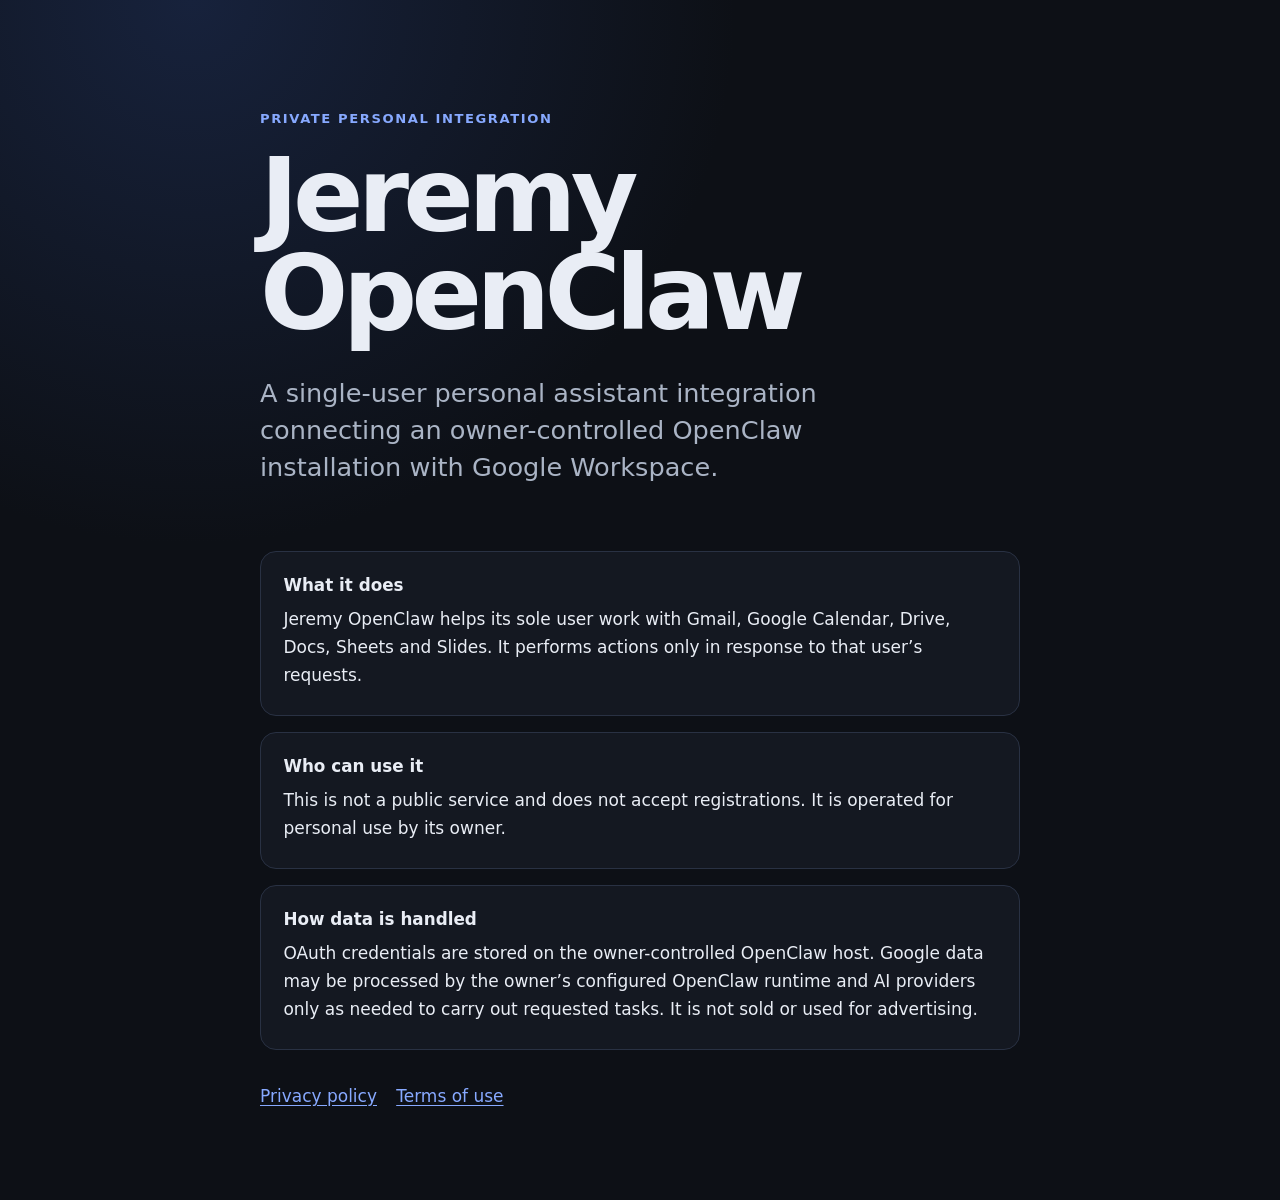
<file: index.html>
<!doctype html>
<html lang="en">
<head>
  <meta charset="utf-8">
  <meta name="viewport" content="width=device-width,initial-scale=1">
  <meta name="description" content="Jeremy OpenClaw — a private, single-user personal assistant integration.">
  <title>Jeremy OpenClaw</title>
  <link rel="stylesheet" href="styles.css">
</head>
<body>
  <main>
    <p class="eyebrow">Private personal integration</p>
    <h1>Jeremy OpenClaw</h1>
    <p class="lede">A single-user personal assistant integration connecting an owner-controlled OpenClaw installation with Google Workspace.</p>

    <section>
      <h2>What it does</h2>
      <p>Jeremy OpenClaw helps its sole user work with Gmail, Google Calendar, Drive, Docs, Sheets and Slides. It performs actions only in response to that user’s requests.</p>
    </section>

    <section>
      <h2>Who can use it</h2>
      <p>This is not a public service and does not accept registrations. It is operated for personal use by its owner.</p>
    </section>

    <section>
      <h2>How data is handled</h2>
      <p>OAuth credentials are stored on the owner-controlled OpenClaw host. Google data may be processed by the owner’s configured OpenClaw runtime and AI providers only as needed to carry out requested tasks. It is not sold or used for advertising.</p>
    </section>

    <nav aria-label="Legal information">
      <a href="privacy.html">Privacy policy</a>
      <a href="terms.html">Terms of use</a>
    </nav>
  </main>
</body>
</html>
</file>
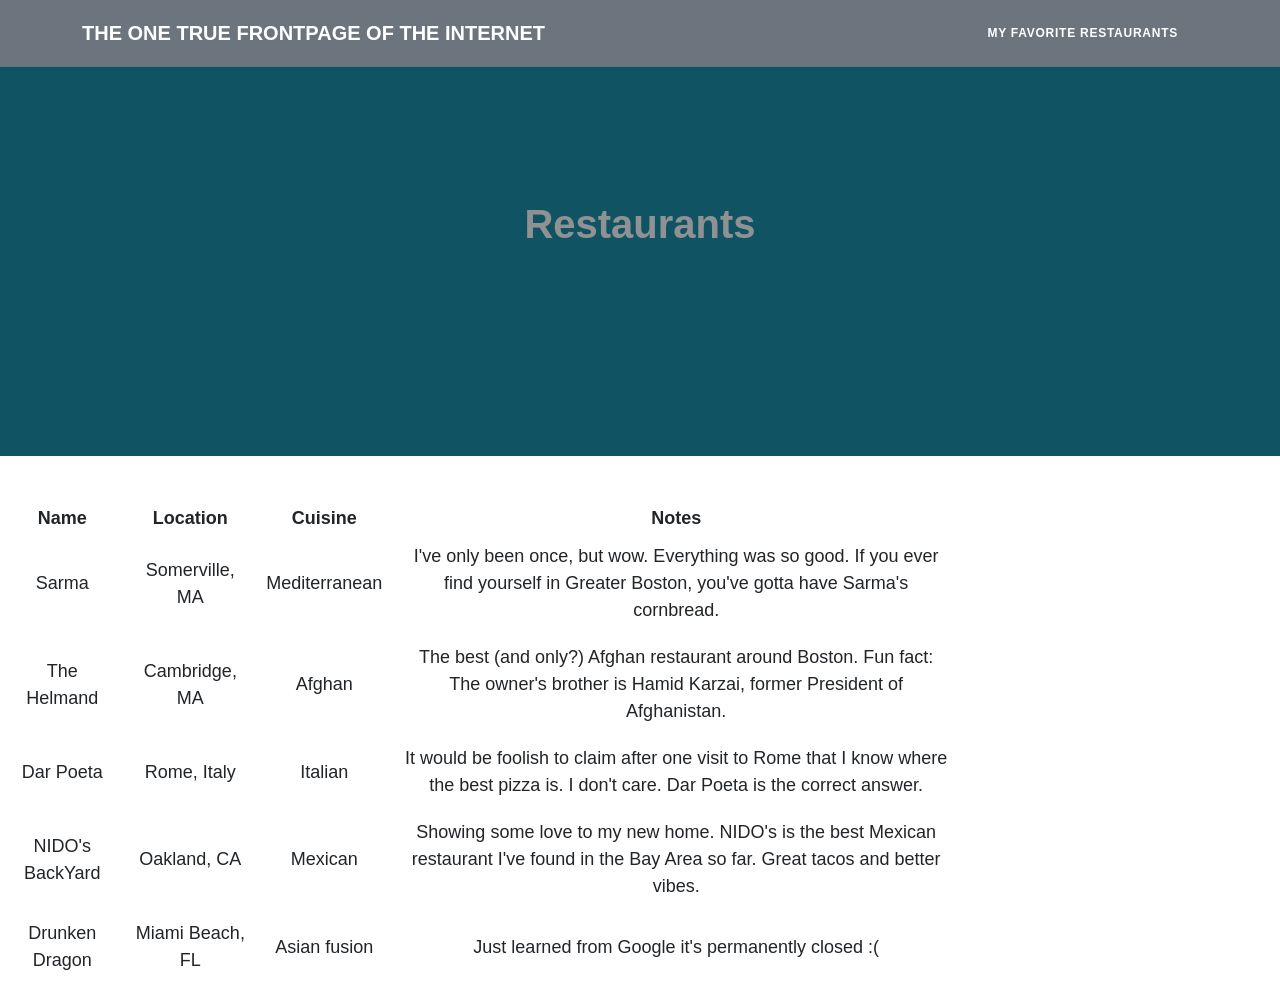
<file: list.html>
<!DOCTYPE HTML>  
<html>  
    <header>
        <link rel="stylesheet" href="style3.css">
        <link rel="stylesheet" href="table_style.css">
        <title>Cool Restaurants</title>
    </header>
    <body>  
        <!---Navigation--->
        <!--This section of code defines the navigation bar at the top of the page.  The classes used here are defined in the style.css file.-->
        <nav class="navbar navbar-expand-lg bg-secondary text-uppercase fixed-top" id="mainNav">
            <div class="container">
                <!--This code defines the "My Webpage" link in the top right corner of the navigation pane-->
                <a class="navbar-brand" href="index.html">The One True Frontpage Of The Internet</a>
                <!--This code defines the "List" link in the top left corner of the navigation pane-->
                <ul class="navbar-nav ms-auto">
                    <li class="nav-item mx-0 mx-lg-1"><a class="nav-link py-3 px-0 px-lg-3 rounded" href="./list.html">My Favorite Restaurants</a></li>
                </ul>
            </div>
        </nav>
        <!--This code creates the middle section of the webpage-->
        <header class="masthead bg-primary text-white text-center">
            <h1>Restaurants</h1>
        </header>
        <!--Here is where the table will be loaded in.  The actual table will be loaded in JavaScript.-->
        <section class="mt-5 text-center">
            <div id="showDataJSON"></div>
        </section>
    </body>

    <script>

        /*
        * RENDERING THE JSON TABLE
        * Get JSON data from file
        * Get headers from retrieved data
        * Set headers for table
        * Add data to table
        * Add table to DOM
        */
        fetch('./list_data.json')
            .then(response => response.json())
            .then(data => {

                /*
                This section creates the base table and finds the root json node.
                */
                var jsonTable = document.createElement("table");
                var tr = jsonTable.insertRow(-1);   
                jsonTable.style.width = "75%";
                let root;
                for (let prop in data) {
                    root = prop;
                }

                /*
                This section selects the headers for the table
                */
                let headers = Object.keys(data[root][0]);
                headers.forEach(header => {
                    var th = document.createElement("th");      
                    th.innerHTML = header;
                    tr.appendChild(th);
                })              
                /*
                This section adds the data into each row of the list
                */
                let items = Object.keys(data[root]);
                items.forEach(item => {
                    tr = jsonTable.insertRow(-1);
                    for (let key in data[root][item]) {
                       var tabCell = tr.insertCell(-1);
                       tabCell.innerHTML = data[root][item][key];
                    }
                })
                /*
                This section adds the table to the HTML
                */
                var divContainer = document.getElementById("showDataJSON");
                divContainer.innerHTML = "";
                divContainer.appendChild(jsonTable);
            });
    </script>  
</html>
</file>
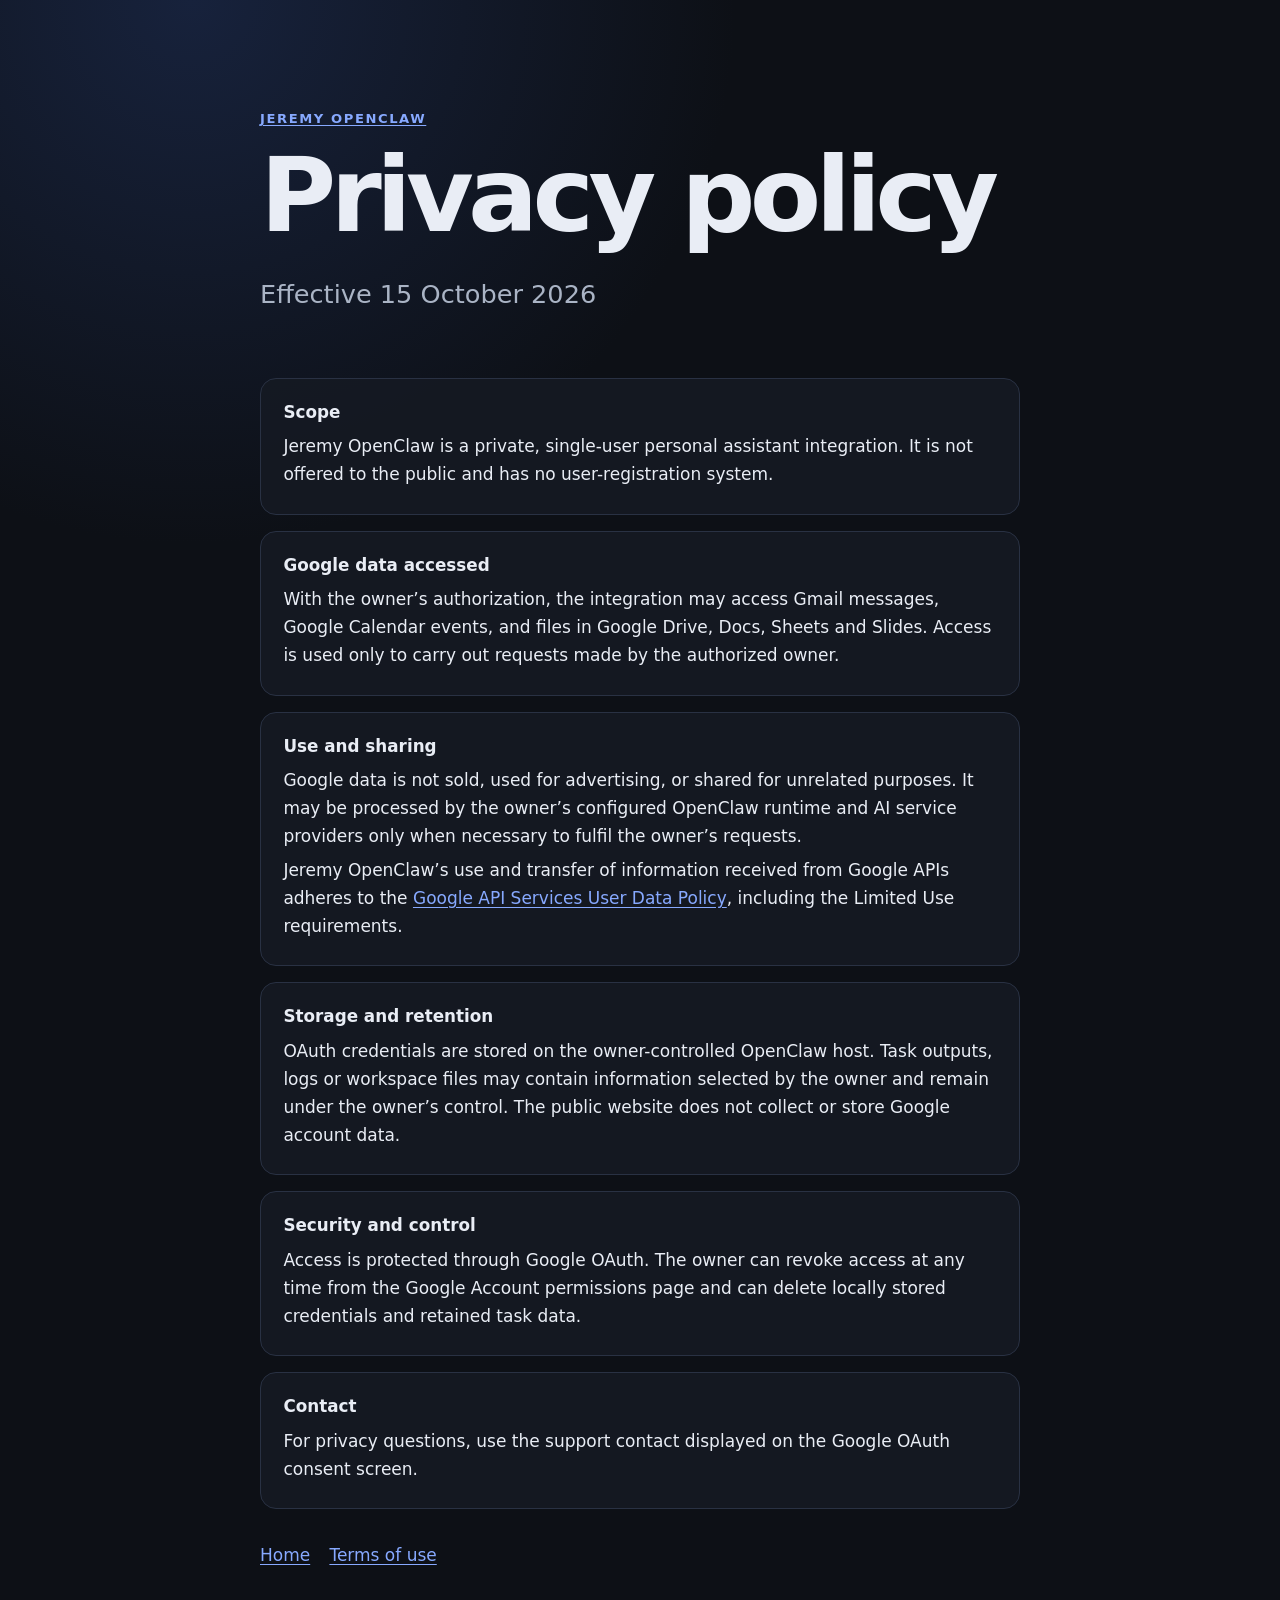
<file: privacy.html>
<!doctype html>
<html lang="en">
<head>
  <meta charset="utf-8">
  <meta name="viewport" content="width=device-width,initial-scale=1">
  <meta name="description" content="Privacy policy for Jeremy OpenClaw.">
  <title>Privacy Policy — Jeremy OpenClaw</title>
  <link rel="stylesheet" href="styles.css">
</head>
<body>
  <main>
    <p class="eyebrow"><a href="index.html">Jeremy OpenClaw</a></p>
    <h1>Privacy policy</h1>
    <p class="lede">Effective 15 October 2026</p>

    <section>
      <h2>Scope</h2>
      <p>Jeremy OpenClaw is a private, single-user personal assistant integration. It is not offered to the public and has no user-registration system.</p>
    </section>

    <section>
      <h2>Google data accessed</h2>
      <p>With the owner’s authorization, the integration may access Gmail messages, Google Calendar events, and files in Google Drive, Docs, Sheets and Slides. Access is used only to carry out requests made by the authorized owner.</p>
    </section>

    <section>
      <h2>Use and sharing</h2>
      <p>Google data is not sold, used for advertising, or shared for unrelated purposes. It may be processed by the owner’s configured OpenClaw runtime and AI service providers only when necessary to fulfil the owner’s requests.</p>
      <p>Jeremy OpenClaw’s use and transfer of information received from Google APIs adheres to the <a href="https://developers.google.com/terms/api-services-user-data-policy">Google API Services User Data Policy</a>, including the Limited Use requirements.</p>
    </section>

    <section>
      <h2>Storage and retention</h2>
      <p>OAuth credentials are stored on the owner-controlled OpenClaw host. Task outputs, logs or workspace files may contain information selected by the owner and remain under the owner’s control. The public website does not collect or store Google account data.</p>
    </section>

    <section>
      <h2>Security and control</h2>
      <p>Access is protected through Google OAuth. The owner can revoke access at any time from the Google Account permissions page and can delete locally stored credentials and retained task data.</p>
    </section>

    <section>
      <h2>Contact</h2>
      <p>For privacy questions, use the support contact displayed on the Google OAuth consent screen.</p>
    </section>

    <nav aria-label="Legal information">
      <a href="index.html">Home</a>
      <a href="terms.html">Terms of use</a>
    </nav>
  </main>
</body>
</html>
</file>
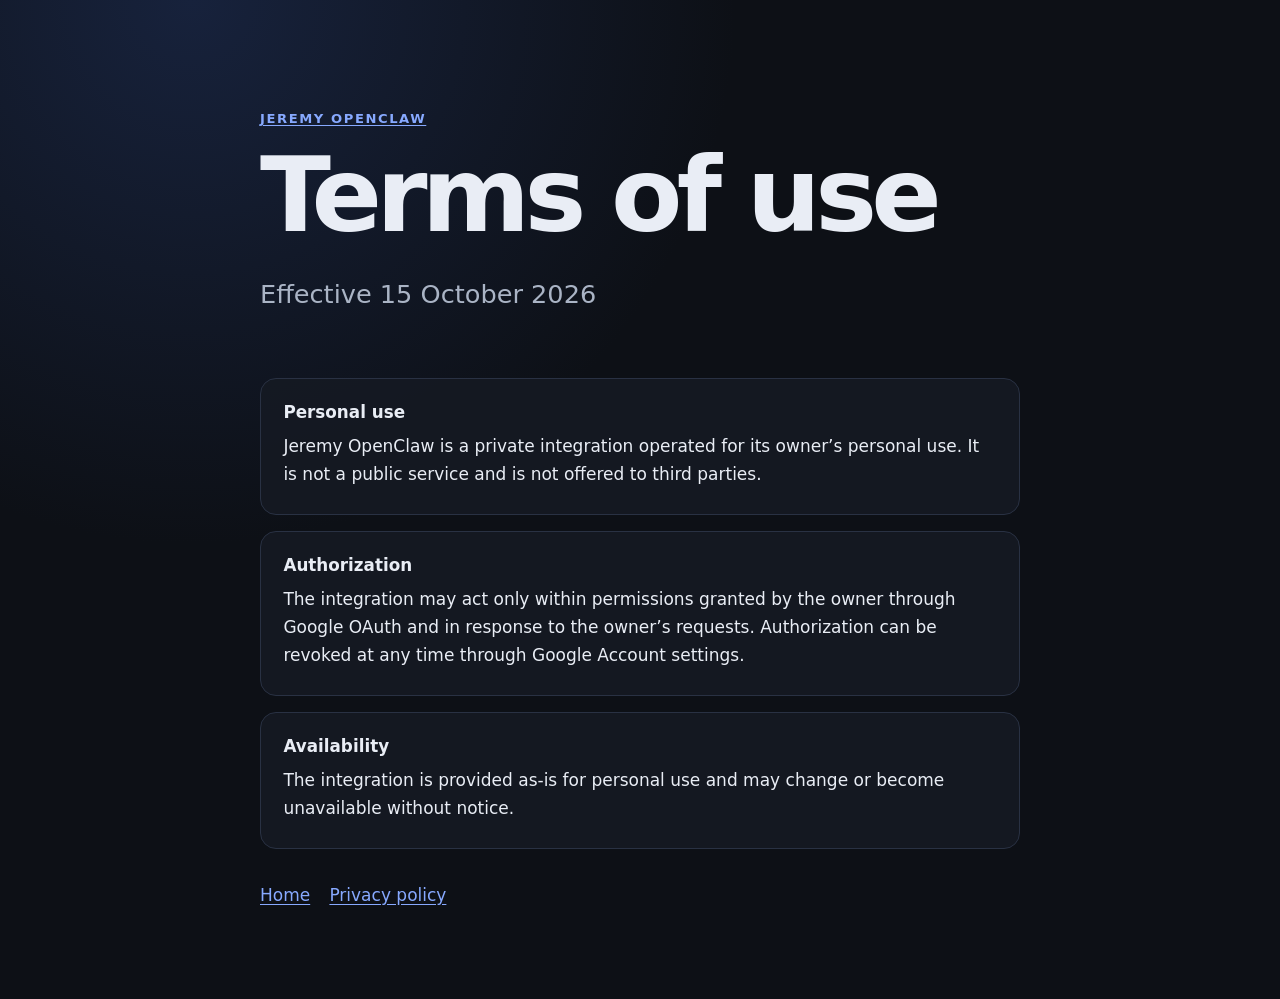
<file: terms.html>
<!doctype html>
<html lang="en">
<head>
  <meta charset="utf-8">
  <meta name="viewport" content="width=device-width,initial-scale=1">
  <meta name="description" content="Terms of use for Jeremy OpenClaw.">
  <title>Terms of Use — Jeremy OpenClaw</title>
  <link rel="stylesheet" href="styles.css">
</head>
<body>
  <main>
    <p class="eyebrow"><a href="index.html">Jeremy OpenClaw</a></p>
    <h1>Terms of use</h1>
    <p class="lede">Effective 15 October 2026</p>

    <section>
      <h2>Personal use</h2>
      <p>Jeremy OpenClaw is a private integration operated for its owner’s personal use. It is not a public service and is not offered to third parties.</p>
    </section>

    <section>
      <h2>Authorization</h2>
      <p>The integration may act only within permissions granted by the owner through Google OAuth and in response to the owner’s requests. Authorization can be revoked at any time through Google Account settings.</p>
    </section>

    <section>
      <h2>Availability</h2>
      <p>The integration is provided as-is for personal use and may change or become unavailable without notice.</p>
    </section>

    <nav aria-label="Legal information">
      <a href="index.html">Home</a>
      <a href="privacy.html">Privacy policy</a>
    </nav>
  </main>
</body>
</html>
</file>
<file: styles.css>
:root {
  color-scheme: dark;
  --bg: #0d1016;
  --panel: #151a23;
  --text: #e9edf5;
  --muted: #aab4c5;
  --accent: #87a9ff;
  --line: #293143;
}
* { box-sizing: border-box; }
body {
  margin: 0;
  min-height: 100vh;
  background: radial-gradient(circle at 15% 0%, #17223c 0, transparent 34rem), var(--bg);
  color: var(--text);
  font: 17px/1.65 system-ui, -apple-system, BlinkMacSystemFont, "Segoe UI", sans-serif;
}
main {
  width: min(760px, calc(100% - 40px));
  margin: 0 auto;
  padding: 12vh 0 10vh;
}
.eyebrow {
  margin: 0 0 1rem;
  color: var(--accent);
  font-size: .82rem;
  font-weight: 700;
  letter-spacing: .12em;
  text-transform: uppercase;
}
h1 {
  max-width: 12ch;
  margin: 0;
  font-size: clamp(3rem, 10vw, 6.5rem);
  line-height: .95;
  letter-spacing: -.055em;
}
.lede {
  max-width: 680px;
  margin: 2rem 0 4rem;
  color: var(--muted);
  font-size: clamp(1.2rem, 3vw, 1.6rem);
  line-height: 1.45;
}
section {
  margin: 1rem 0;
  padding: 1.25rem 1.4rem;
  border: 1px solid var(--line);
  border-radius: 16px;
  background: color-mix(in srgb, var(--panel) 88%, transparent);
}
h2 { margin: 0 0 .35rem; font-size: 1.05rem; }
p { margin: .35rem 0; }
a { color: var(--accent); text-underline-offset: .18em; }
nav { display: flex; flex-wrap: wrap; gap: 1.2rem; margin-top: 2rem; }
@media (max-width: 520px) {
  main { padding-top: 8vh; }
  section { padding: 1rem; }
}
</file>
<file: table_style.css>
table {
  width: 75%;
  font-size: large;
}

td {
  padding: 10px;
}
</file>
